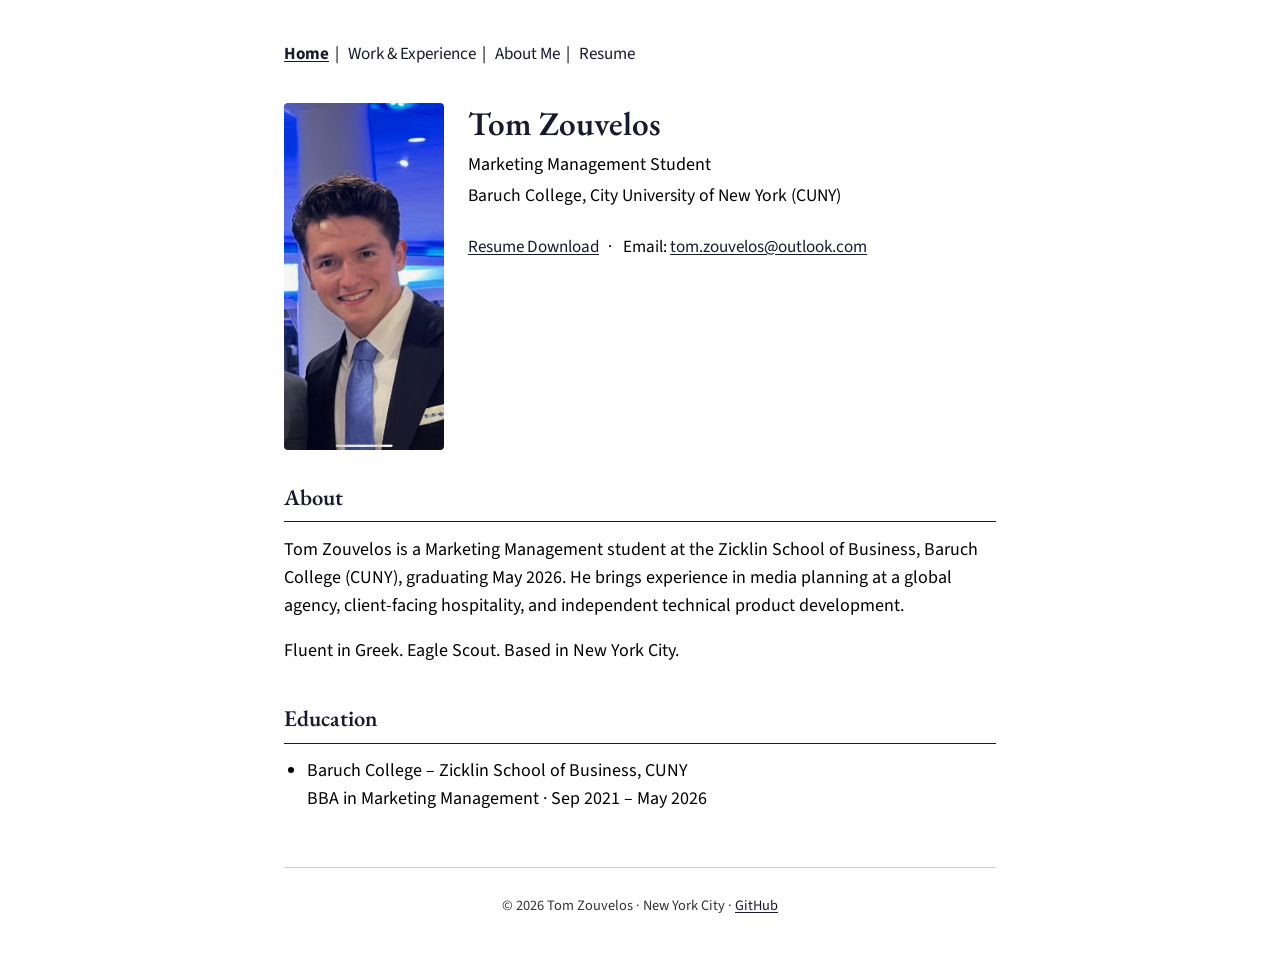
<file: index.html>
<!DOCTYPE html>
<html lang="en">
<head>
  <meta charset="utf-8">
  <meta name="viewport" content="width=device-width, initial-scale=1">
  <title>Tom Zouvelos | Marketing Student, Baruch College</title>
  <meta name="description" content="Tom Zouvelos — Marketing Management student at Baruch College Zicklin School of Business, CUNY. Media planning, digital marketing, and technical product development. New York City.">
  <meta name="keywords" content="Tom Zouvelos, Baruch College, Zicklin School of Business, marketing student NYC, GroupM Mindshare intern">
  <link rel="preconnect" href="https://fonts.googleapis.com">
  <link rel="preconnect" href="https://fonts.gstatic.com" crossorigin>
  <link href="https://fonts.googleapis.com/css2?family=EB+Garamond:ital,wght@0,400;0,600;1,400&family=Source+Sans+3:ital,wght@0,400;0,600;1,400&display=swap" rel="stylesheet">
  <link rel="stylesheet" href="style.css">
</head>
<body>
  <div class="site-wrap">
    <nav class="site-nav" aria-label="Primary">
      <a href="index.html" class="nav-active">Home</a><span class="sep">|</span>
      <a href="work.html">Work &amp; Experience</a><span class="sep">|</span>
      <a href="extra.html">About Me</a><span class="sep">|</span>
      <a href="resume.pdf" download="Tom_Zouvelos_Resume.pdf">Resume</a>
    </nav>

    <header class="intro-block">
      <div class="headshot">
        <img src="headshot.jpg" alt="Tom Zouvelos" width="160">
      </div>
      <h1>Tom Zouvelos</h1>
      <p class="tagline">Marketing Management Student</p>
      <p class="institution">Baruch College, City University of New York (CUNY)</p>
      <p class="quick-links">
        <a href="resume.pdf" download="Tom_Zouvelos_Resume.pdf">Resume Download</a><span class="sep-inline">·</span>
        Email: <a href="mailto:tom.zouvelos@outlook.com">tom.zouvelos@outlook.com</a>
      </p>
    </header>

    <main>
      <h2>About</h2>
      <p>Tom Zouvelos is a Marketing Management student at the Zicklin School of Business, Baruch College (CUNY), graduating May 2026. He brings experience in media planning at a global agency, client-facing hospitality, and independent technical product development.</p>
      <p>Fluent in Greek. Eagle Scout. Based in New York City.</p>

      <h2>Education</h2>
      <ul>
        <li>Baruch College – Zicklin School of Business, CUNY<br>
          BBA in Marketing Management · Sep 2021 – May 2026</li>
      </ul>
    </main>

    <footer class="site-footer">
      © 2026 Tom Zouvelos · New York City · <a href="#">GitHub</a>
    </footer>
  </div>
</body>
</html>
</file>
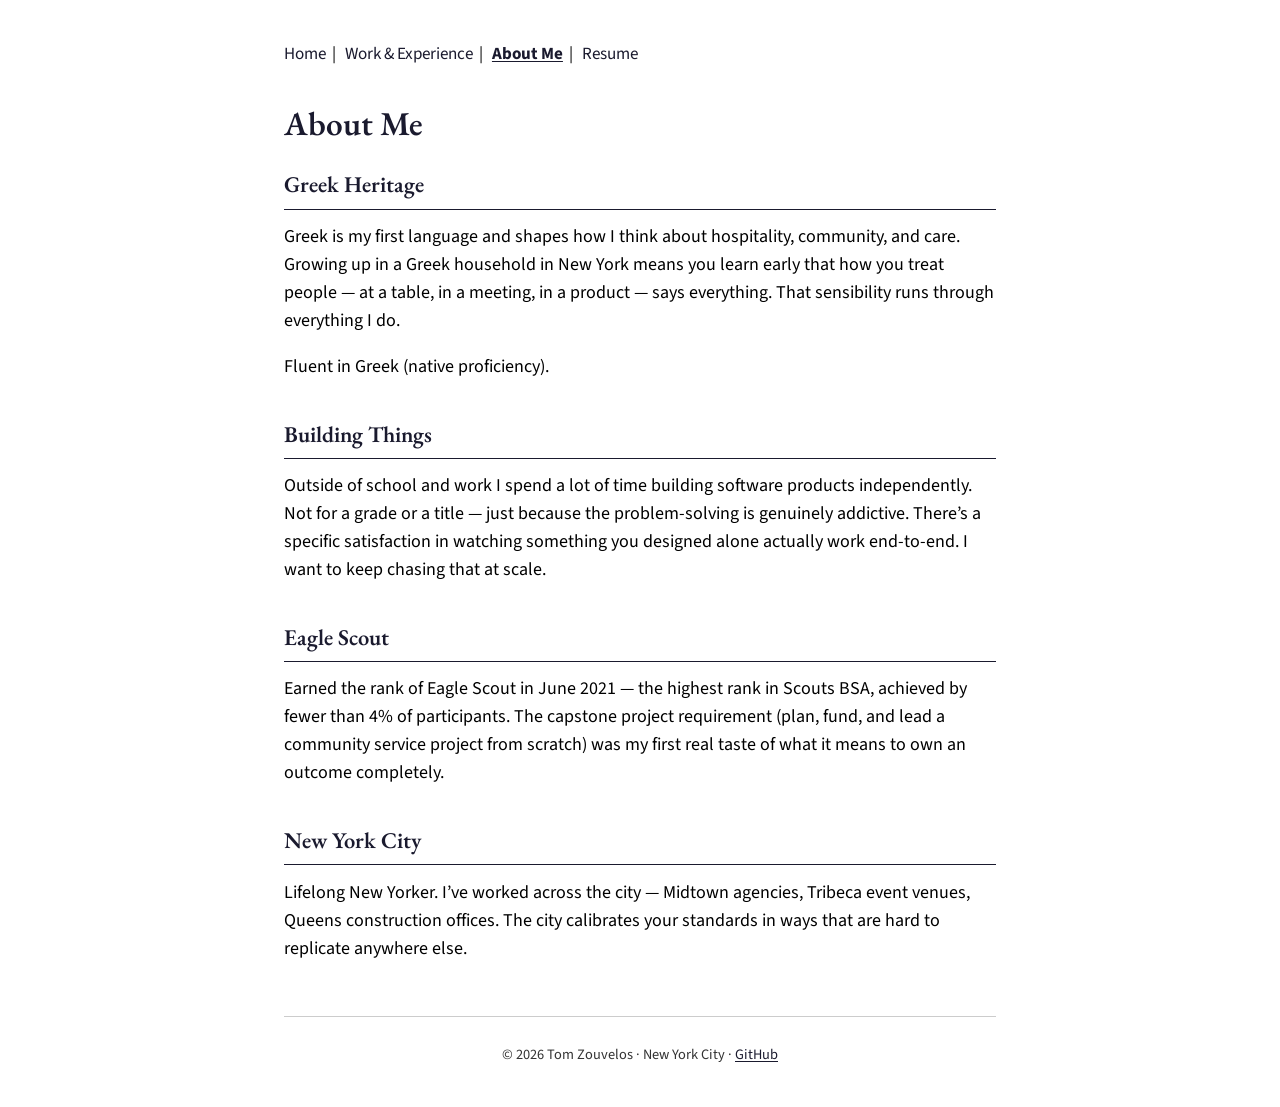
<file: extra.html>
<!DOCTYPE html>
<html lang="en">
<head>
  <meta charset="utf-8">
  <meta name="viewport" content="width=device-width, initial-scale=1">
  <title>Tom Zouvelos | About Me</title>
  <meta name="description" content="Tom Zouvelos — Marketing Management student at Baruch College Zicklin School of Business, CUNY. Media planning, digital marketing, and technical product development. New York City.">
  <meta name="keywords" content="Tom Zouvelos, Baruch College, Zicklin School of Business, marketing student NYC, GroupM Mindshare intern">
  <link rel="preconnect" href="https://fonts.googleapis.com">
  <link rel="preconnect" href="https://fonts.gstatic.com" crossorigin>
  <link href="https://fonts.googleapis.com/css2?family=EB+Garamond:ital,wght@0,400;0,600;1,400&family=Source+Sans+3:ital,wght@0,400;0,600;1,400&display=swap" rel="stylesheet">
  <link rel="stylesheet" href="style.css">
</head>
<body>
  <div class="site-wrap">
    <nav class="site-nav" aria-label="Primary">
      <a href="index.html">Home</a><span class="sep">|</span>
      <a href="work.html">Work &amp; Experience</a><span class="sep">|</span>
      <a href="extra.html" class="nav-active">About Me</a><span class="sep">|</span>
      <a href="resume.pdf" download="Tom_Zouvelos_Resume.pdf">Resume</a>
    </nav>

    <main>
      <h1>About Me</h1>

      <h2>Greek Heritage</h2>
      <p>Greek is my first language and shapes how I think about hospitality, community, and care. Growing up in a Greek household in New York means you learn early that how you treat people — at a table, in a meeting, in a product — says everything. That sensibility runs through everything I do.</p>
      <p>Fluent in Greek (native proficiency).</p>

      <h2>Building Things</h2>
      <p>Outside of school and work I spend a lot of time building software products independently. Not for a grade or a title — just because the problem-solving is genuinely addictive. There’s a specific satisfaction in watching something you designed alone actually work end-to-end. I want to keep chasing that at scale.</p>

      <h2>Eagle Scout</h2>
      <p>Earned the rank of Eagle Scout in June 2021 — the highest rank in Scouts BSA, achieved by fewer than 4% of participants. The capstone project requirement (plan, fund, and lead a community service project from scratch) was my first real taste of what it means to own an outcome completely.</p>

      <h2>New York City</h2>
      <p>Lifelong New Yorker. I’ve worked across the city — Midtown agencies, Tribeca event venues, Queens construction offices. The city calibrates your standards in ways that are hard to replicate anywhere else.</p>
    </main>

    <footer class="site-footer">
      © 2026 Tom Zouvelos · New York City · <a href="#">GitHub</a>
    </footer>
  </div>
</body>
</html>
</file>
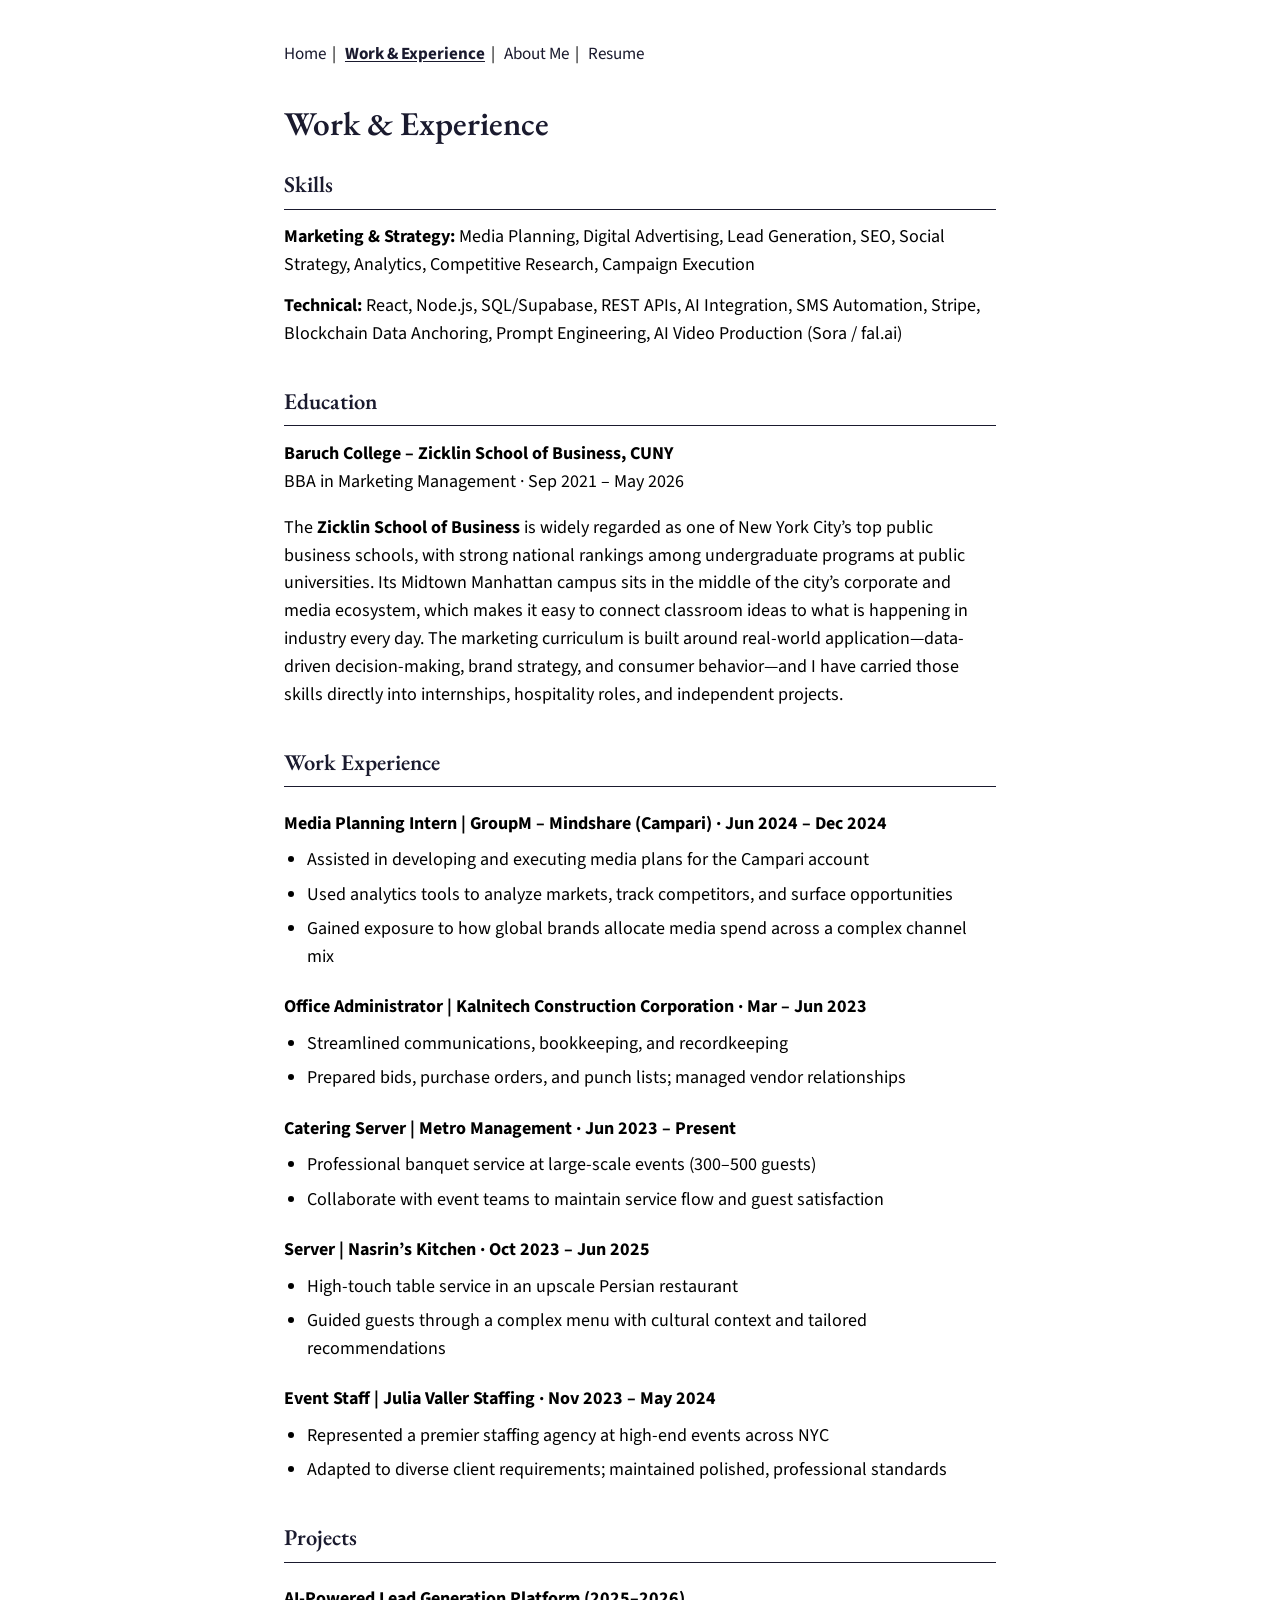
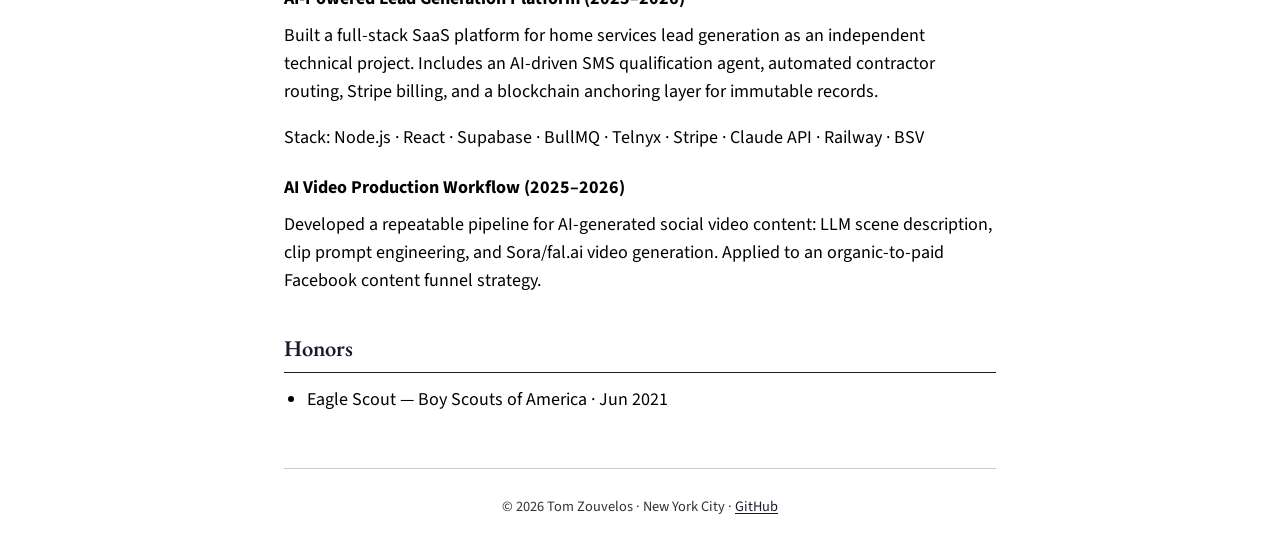
<file: work.html>
<!DOCTYPE html>
<html lang="en">
<head>
  <meta charset="utf-8">
  <meta name="viewport" content="width=device-width, initial-scale=1">
  <title>Tom Zouvelos | Work &amp; Experience</title>
  <meta name="description" content="Tom Zouvelos — Marketing Management student at Baruch College Zicklin School of Business, CUNY. Media planning, digital marketing, and technical product development. New York City.">
  <meta name="keywords" content="Tom Zouvelos, Baruch College, Zicklin School of Business, marketing student NYC, GroupM Mindshare intern">
  <link rel="preconnect" href="https://fonts.googleapis.com">
  <link rel="preconnect" href="https://fonts.gstatic.com" crossorigin>
  <link href="https://fonts.googleapis.com/css2?family=EB+Garamond:ital,wght@0,400;0,600;1,400&family=Source+Sans+3:ital,wght@0,400;0,600;1,400&display=swap" rel="stylesheet">
  <link rel="stylesheet" href="style.css">
</head>
<body>
  <div class="site-wrap">
    <nav class="site-nav" aria-label="Primary">
      <a href="index.html">Home</a><span class="sep">|</span>
      <a href="work.html" class="nav-active">Work &amp; Experience</a><span class="sep">|</span>
      <a href="extra.html">About Me</a><span class="sep">|</span>
      <a href="resume.pdf" download="Tom_Zouvelos_Resume.pdf">Resume</a>
    </nav>

    <main>
      <h1>Work &amp; Experience</h1>

      <h2>Skills</h2>
      <div class="skills-block">
        <p><span class="skills-label">Marketing &amp; Strategy:</span> Media Planning, Digital Advertising, Lead Generation, SEO, Social Strategy, Analytics, Competitive Research, Campaign Execution</p>
        <p><span class="skills-label">Technical:</span> React, Node.js, SQL/Supabase, REST APIs, AI Integration, SMS Automation, Stripe, Blockchain Data Anchoring, Prompt Engineering, AI Video Production (Sora / fal.ai)</p>
      </div>

      <h2>Education</h2>
      <p><strong>Baruch College – Zicklin School of Business, CUNY</strong><br>
        BBA in Marketing Management · Sep 2021 – May 2026</p>
      <p>The <strong>Zicklin School of Business</strong> is widely regarded as one of New York City’s top public business schools, with strong national rankings among undergraduate programs at public universities. Its Midtown Manhattan campus sits in the middle of the city’s corporate and media ecosystem, which makes it easy to connect classroom ideas to what is happening in industry every day. The marketing curriculum is built around real-world application—data-driven decision-making, brand strategy, and consumer behavior—and I have carried those skills directly into internships, hospitality roles, and independent projects.</p>

      <h2>Work Experience</h2>

      <p class="job-title">Media Planning Intern | GroupM – Mindshare (Campari) · Jun 2024 – Dec 2024</p>
      <ul>
        <li>Assisted in developing and executing media plans for the Campari account</li>
        <li>Used analytics tools to analyze markets, track competitors, and surface opportunities</li>
        <li>Gained exposure to how global brands allocate media spend across a complex channel mix</li>
      </ul>

      <p class="job-title">Office Administrator | Kalnitech Construction Corporation · Mar – Jun 2023</p>
      <ul>
        <li>Streamlined communications, bookkeeping, and recordkeeping</li>
        <li>Prepared bids, purchase orders, and punch lists; managed vendor relationships</li>
      </ul>

      <p class="job-title">Catering Server | Metro Management · Jun 2023 – Present</p>
      <ul>
        <li>Professional banquet service at large-scale events (300–500 guests)</li>
        <li>Collaborate with event teams to maintain service flow and guest satisfaction</li>
      </ul>

      <p class="job-title">Server | Nasrin’s Kitchen · Oct 2023 – Jun 2025</p>
      <ul>
        <li>High-touch table service in an upscale Persian restaurant</li>
        <li>Guided guests through a complex menu with cultural context and tailored recommendations</li>
      </ul>

      <p class="job-title">Event Staff | Julia Valler Staffing · Nov 2023 – May 2024</p>
      <ul>
        <li>Represented a premier staffing agency at high-end events across NYC</li>
        <li>Adapted to diverse client requirements; maintained polished, professional standards</li>
      </ul>

      <h2>Projects</h2>

      <p class="job-title">AI-Powered Lead Generation Platform (2025–2026)</p>
      <p>Built a full-stack SaaS platform for home services lead generation as an independent technical project. Includes an AI-driven SMS qualification agent, automated contractor routing, Stripe billing, and a blockchain anchoring layer for immutable records.</p>
      <p>Stack: Node.js · React · Supabase · BullMQ · Telnyx · Stripe · Claude API · Railway · BSV</p>

      <p class="job-title">AI Video Production Workflow (2025–2026)</p>
      <p>Developed a repeatable pipeline for AI-generated social video content: LLM scene description, clip prompt engineering, and Sora/fal.ai video generation. Applied to an organic-to-paid Facebook content funnel strategy.</p>

      <h2>Honors</h2>
      <ul>
        <li>Eagle Scout — Boy Scouts of America · Jun 2021</li>
      </ul>
    </main>

    <footer class="site-footer">
      © 2026 Tom Zouvelos · New York City · <a href="#">GitHub</a>
    </footer>
  </div>
</body>
</html>
</file>
<file: style.css>
/* Tom Zouvelos — shared styles (chulkim.net–inspired, academic minimal) */

:root {
  --accent: #1a1a2e;
  --text: #000;
  --bg: #fff;
  --font-heading: "EB Garamond", Georgia, "Times New Roman", serif;
  --font-body: "Source Sans 3", system-ui, -apple-system, sans-serif;
}

*,
*::before,
*::after {
  box-sizing: border-box;
}

html {
  font-size: 18px;
  -webkit-text-size-adjust: 100%;
}

body {
  margin: 0;
  font-family: var(--font-body);
  font-weight: 400;
  line-height: 1.55;
  color: var(--text);
  background: var(--bg);
}

.site-wrap {
  max-width: 760px;
  margin: 0 auto;
  padding: 40px 24px;
}

a {
  color: var(--accent);
  text-decoration: underline;
  text-underline-offset: 2px;
}

a:hover {
  text-decoration-thickness: 2px;
}

.site-nav {
  font-size: 0.95rem;
  margin-bottom: 2rem;
  line-height: 1.6;
}

.site-nav a {
  text-decoration: none;
}

.site-nav a:hover {
  text-decoration: underline;
}

.site-nav .sep {
  margin: 0 0.35em;
  color: var(--text);
  text-decoration: none;
}

.site-nav a.nav-active {
  font-weight: 700;
  text-decoration: underline;
}

h1 {
  font-family: var(--font-heading);
  font-weight: 600;
  font-size: 1.85rem;
  color: var(--accent);
  margin: 0 0 1.25rem;
  line-height: 1.25;
}

h2 {
  font-family: var(--font-heading);
  font-weight: 600;
  font-size: 1.25rem;
  color: var(--accent);
  margin: 2rem 0 0.75rem;
  padding-bottom: 0.35rem;
  border-bottom: 1px solid var(--accent);
}

h2:first-of-type {
  margin-top: 1.25rem;
}

.intro-block h1 {
  margin-bottom: 0.35rem;
}

.tagline {
  margin: 0;
  font-size: 1rem;
}

.institution {
  margin: 0.15rem 0 0;
  font-size: 0.98rem;
}

.quick-links {
  margin: 1.25rem 0 0;
  font-size: 0.95rem;
  line-height: 1.7;
}

.quick-links .sep-inline {
  margin: 0 0.5em;
}

.headshot {
  float: left;
  width: 160px;
  max-width: 100%;
  margin-right: 24px;
  margin-bottom: 8px;
  flex-shrink: 0;
}

.headshot img {
  display: block;
  width: 160px;
  max-width: 100%;
  height: auto;
  object-fit: contain;
  border-radius: 4px;
}

.intro-block::after {
  content: "";
  display: table;
  clear: both;
}

p {
  margin: 0 0 1rem;
}

ul {
  margin: 0 0 1rem;
  padding-left: 1.25rem;
}

li {
  margin-bottom: 0.35rem;
}

.job-title {
  font-weight: 700;
  margin: 1.25rem 0 0.5rem;
}

.job-title:first-child {
  margin-top: 0;
}

.skills-block p {
  margin-bottom: 0.75rem;
}

.skills-label {
  font-weight: 700;
}

.site-footer {
  margin-top: 3rem;
  padding-top: 1.5rem;
  border-top: 1px solid #ccc;
  text-align: center;
  font-size: 0.8rem;
  color: #333;
}

.site-footer a {
  color: var(--accent);
}
</file>
